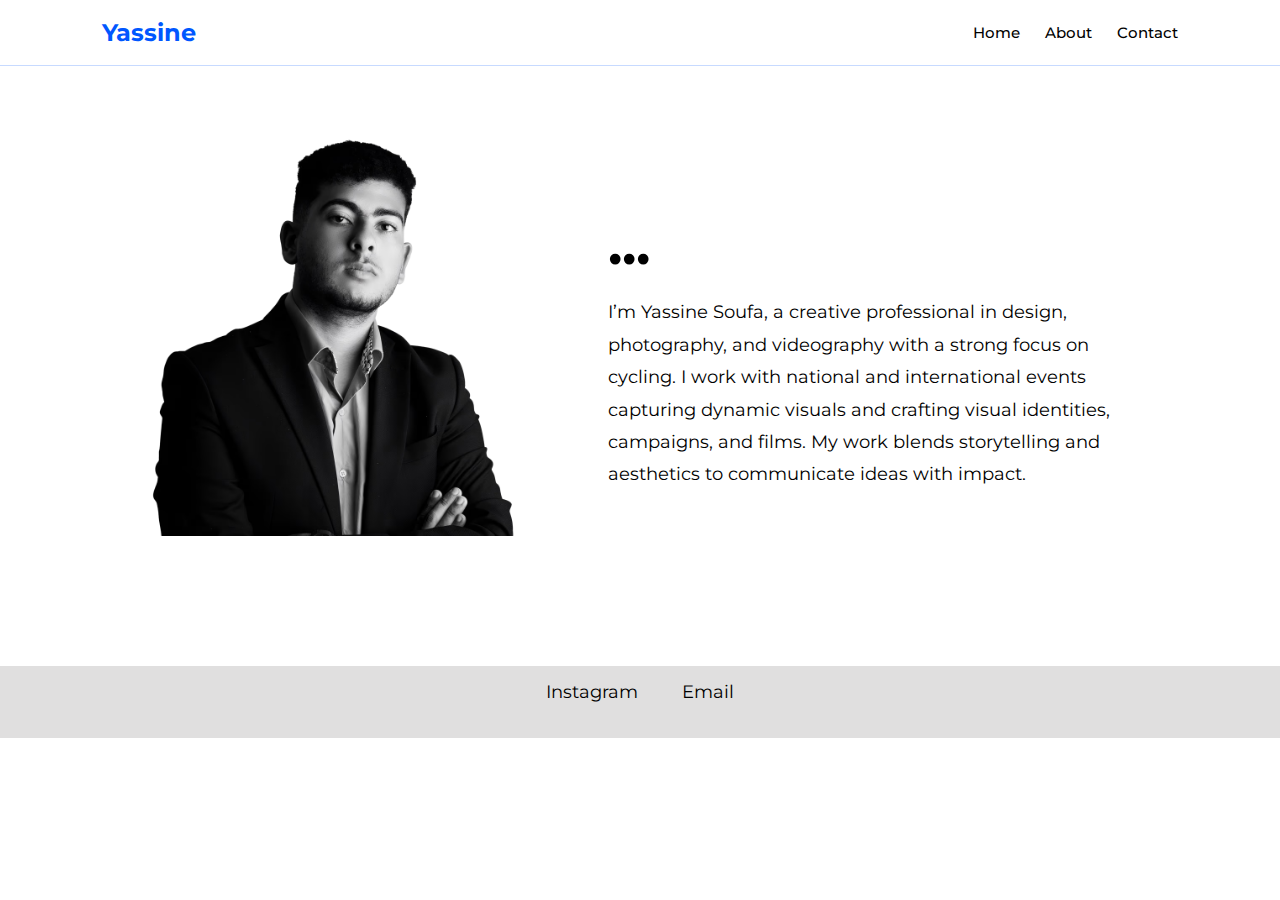
<file: Yassen graphic designer/about.html>
<!DOCTYPE html>
<html lang="en">
<head>
  <link rel="stylesheet" href="css/styles-about.css">
  <link rel="preconnect" href="https://fonts.googleapis.com">
  <link rel="preconnect" href="https://fonts.gstatic.com" crossorigin>
  <link href="https://fonts.googleapis.com/css2?family=Montserrat:ital,wght@0,100..900;1,100..900&display=swap" rel="stylesheet">
  <meta charset="utf-8">
  <meta name="viewport" content="width=device-width,initial-scale=1">
  <title>About — Yassine Soufa</title>
</head>
<body>
  <header>
    <h2 class="logo">Yassine</h2>
    <span class="menu-btn" onclick="document.querySelector('nav').classList.toggle('active')">☰</span>
    <nav>
      <a href="index.html">Home</a>
      <a href="about.html">About</a>
      <a href="contact.html">Contact</a>
    </nav>
  </header>
  <section class="about-section">

    <div class="about-container">
    <img src="img/yassin.avif" alt="Yassine Soufa">
    <div class="about-text">
      <h1>...</h1>
      <p>I’m Yassine Soufa, a creative professional in design, photography, and videography with a strong focus on cycling. I work with national and international events capturing dynamic visuals and crafting visual identities, campaigns, and films. My work blends storytelling and aesthetics to communicate ideas with impact. </p>
    </div>
  </div>

  </section>
  <footer>
    <a href="https://www.instagram.com/yassinearty?igsh=MTZxYnF3eXc5bWZrYg%3D%3D&utm_source=qr">Instagram</a>
    <a href="mailto:yassine.souufa@gmail.com">Email</a>
  </footer>
</body>
</html>
</file>
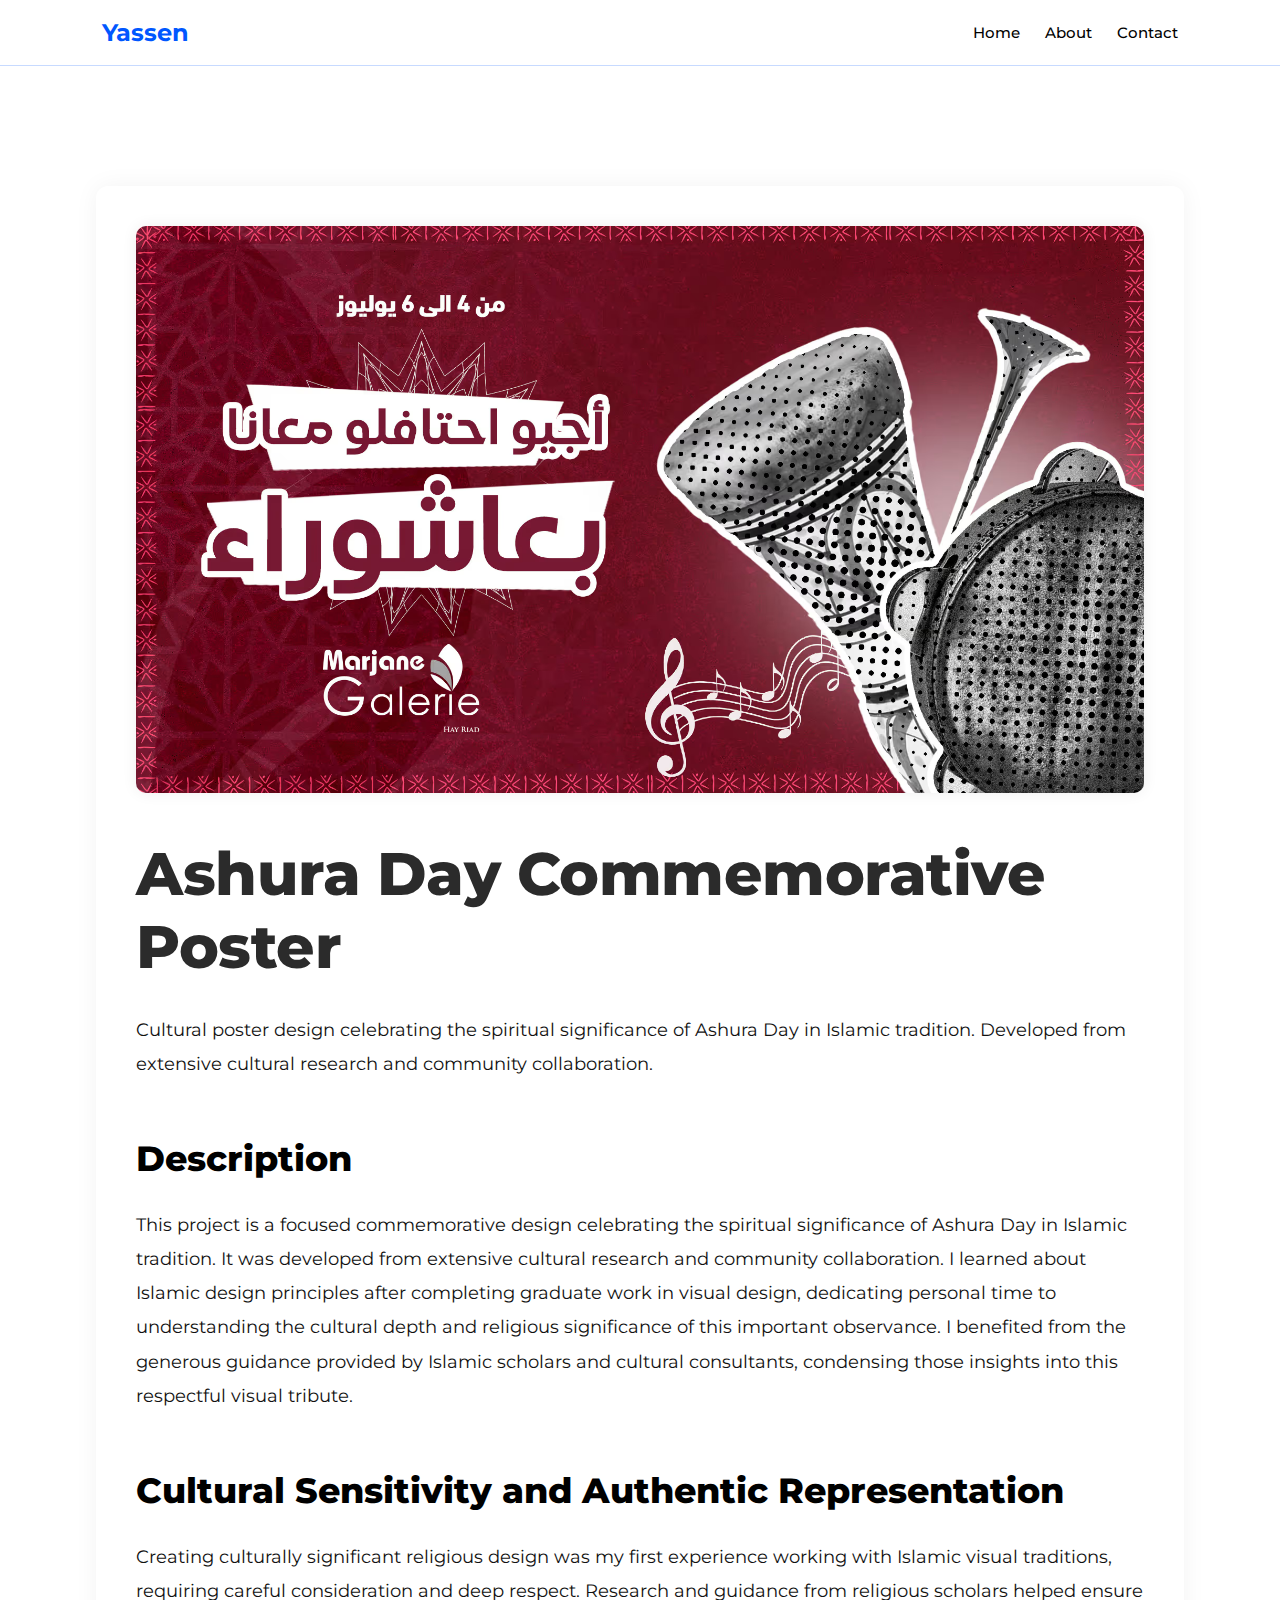
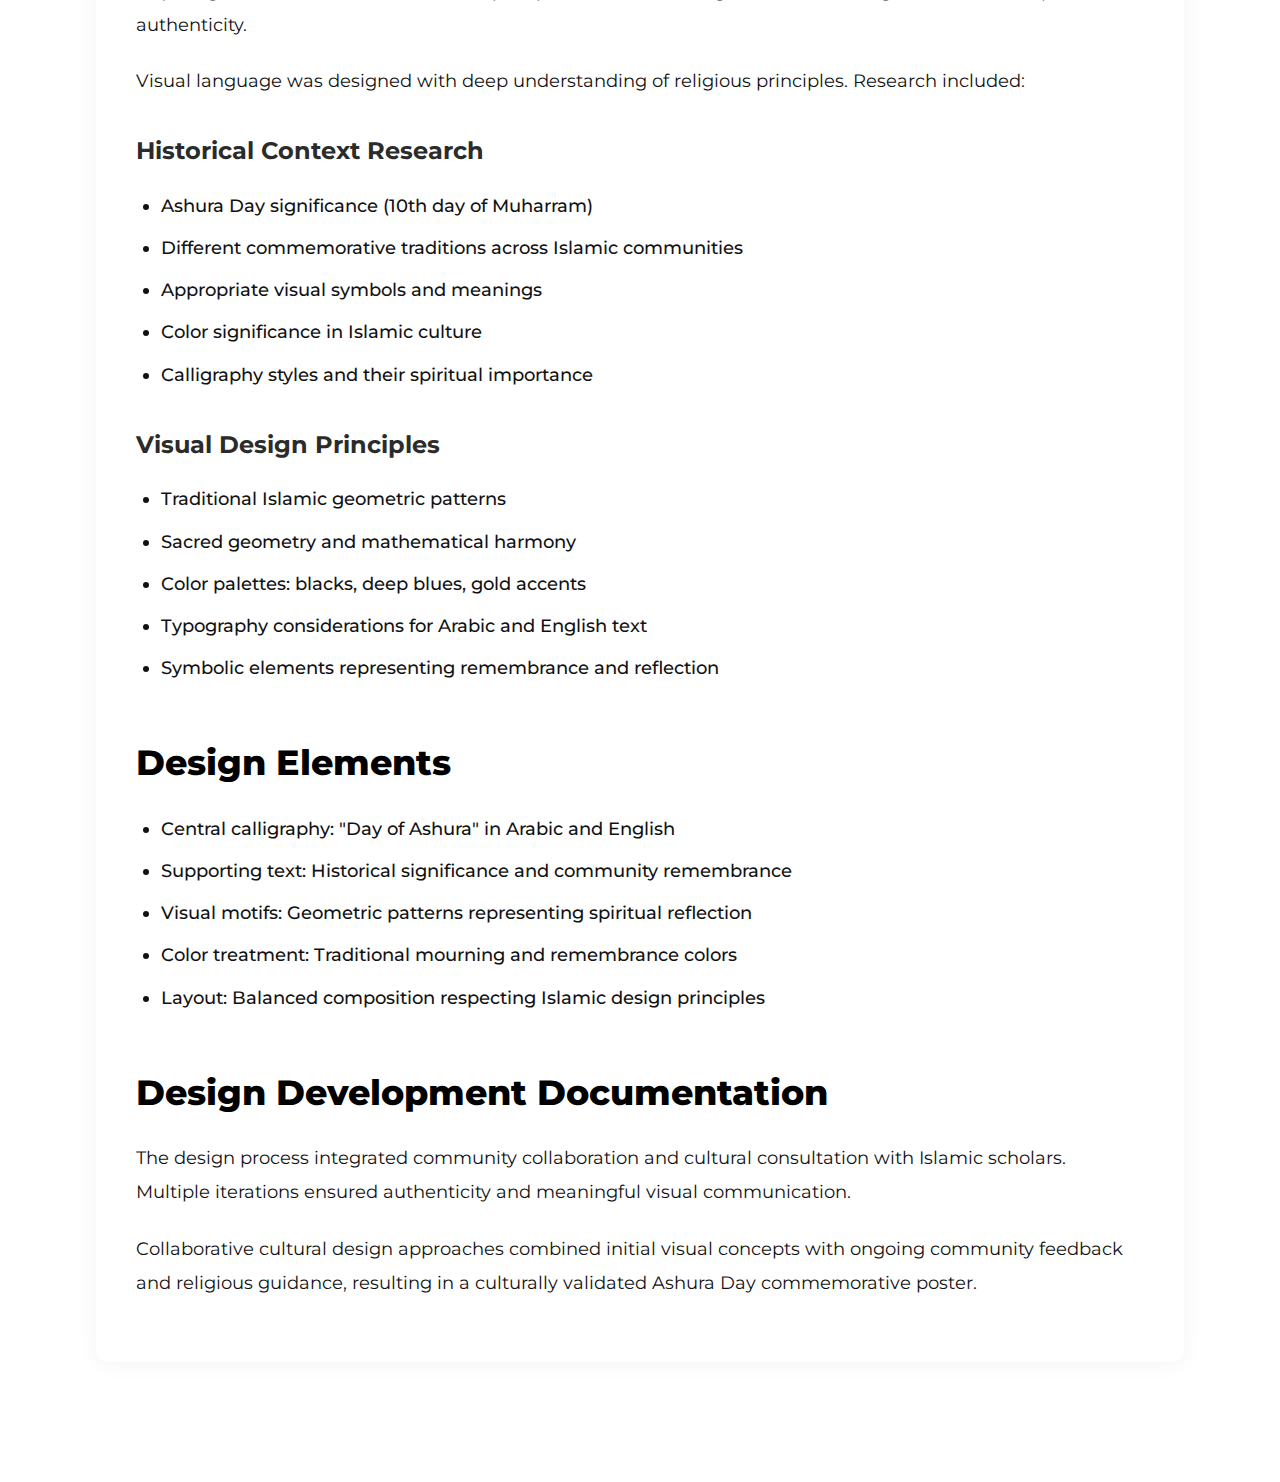
<file: Yassen graphic designer/ashuraday.html>
<!DOCTYPE html>
<html lang="en">
<head>
  <link rel="preconnect" href="https://fonts.googleapis.com">
  <link rel="preconnect" href="https://fonts.gstatic.com" crossorigin>
  <link href="https://fonts.googleapis.com/css2?family=Montserrat:ital,wght@0,100..900;1,100..900&display=swap" rel="stylesheet">
  <meta charset="UTF-8">
  <meta name="viewport" content="width=device-width, initial-scale=1.0">
  <title>Ashura Day Commemorative Poster</title>
  <link rel="stylesheet" href="css/projectsglobal.css">
</head>
<body>


    <header>
        <h2 class="logo">Yassen</h2>
        <span class="menu-btn" onclick="document.querySelector('nav').classList.toggle('active')">☰</span>
        <nav>
            <a href="index.html">Home</a>
            <a href="about.html">About</a>
            <a href="contact.html">Contact</a>
        </nav>
    </header>

  <!-- ================= PROJECT SECTION ================= -->
  <section class="project-section">
    
    <!-- Project Image -->
    <img src="img/marjane.avif" alt="Ashura Day Commemorative Poster" class="project-img">

    <!-- Project Title -->
    <h1 class="project-title">Ashura Day Commemorative Poster</h1>

    <!-- Project Description -->
    <div class="project-description">
      <p>Cultural poster design celebrating the spiritual significance of Ashura Day in Islamic tradition. Developed from extensive cultural research and community collaboration.</p>

      <h2>Description</h2>
      <p>This project is a focused commemorative design celebrating the spiritual significance of Ashura Day in Islamic tradition. It was developed from extensive cultural research and community collaboration. I learned about Islamic design principles after completing graduate work in visual design, dedicating personal time to understanding the cultural depth and religious significance of this important observance. I benefited from the generous guidance provided by Islamic scholars and cultural consultants, condensing those insights into this respectful visual tribute.</p>

      <h2>Cultural Sensitivity and Authentic Representation</h2>
      <p>Creating culturally significant religious design was my first experience working with Islamic visual traditions, requiring careful consideration and deep respect. Research and guidance from religious scholars helped ensure authenticity.</p>

      <p>Visual language was designed with deep understanding of religious principles. Research included:</p>

      <h3>Historical Context Research</h3>
      <ul>
        <li>Ashura Day significance (10th day of Muharram)</li>
        <li>Different commemorative traditions across Islamic communities</li>
        <li>Appropriate visual symbols and meanings</li>
        <li>Color significance in Islamic culture</li>
        <li>Calligraphy styles and their spiritual importance</li>
      </ul>

      <h3>Visual Design Principles</h3>
      <ul>
        <li>Traditional Islamic geometric patterns</li>
        <li>Sacred geometry and mathematical harmony</li>
        <li>Color palettes: blacks, deep blues, gold accents</li>
        <li>Typography considerations for Arabic and English text</li>
        <li>Symbolic elements representing remembrance and reflection</li>
      </ul>

      <h2>Design Elements</h2>
      <ul>
        <li>Central calligraphy: "Day of Ashura" in Arabic and English</li>
        <li>Supporting text: Historical significance and community remembrance</li>
        <li>Visual motifs: Geometric patterns representing spiritual reflection</li>
        <li>Color treatment: Traditional mourning and remembrance colors</li>
        <li>Layout: Balanced composition respecting Islamic design principles</li>
      </ul>

      <h2>Design Development Documentation</h2>
      <p>The design process integrated community collaboration and cultural consultation with Islamic scholars. Multiple iterations ensured authenticity and meaningful visual communication.</p>
      
      <p>Collaborative cultural design approaches combined initial visual concepts with ongoing community feedback and religious guidance, resulting in a culturally validated Ashura Day commemorative poster.</p>

    </div>
  </section>

</body>
</html>
</file>
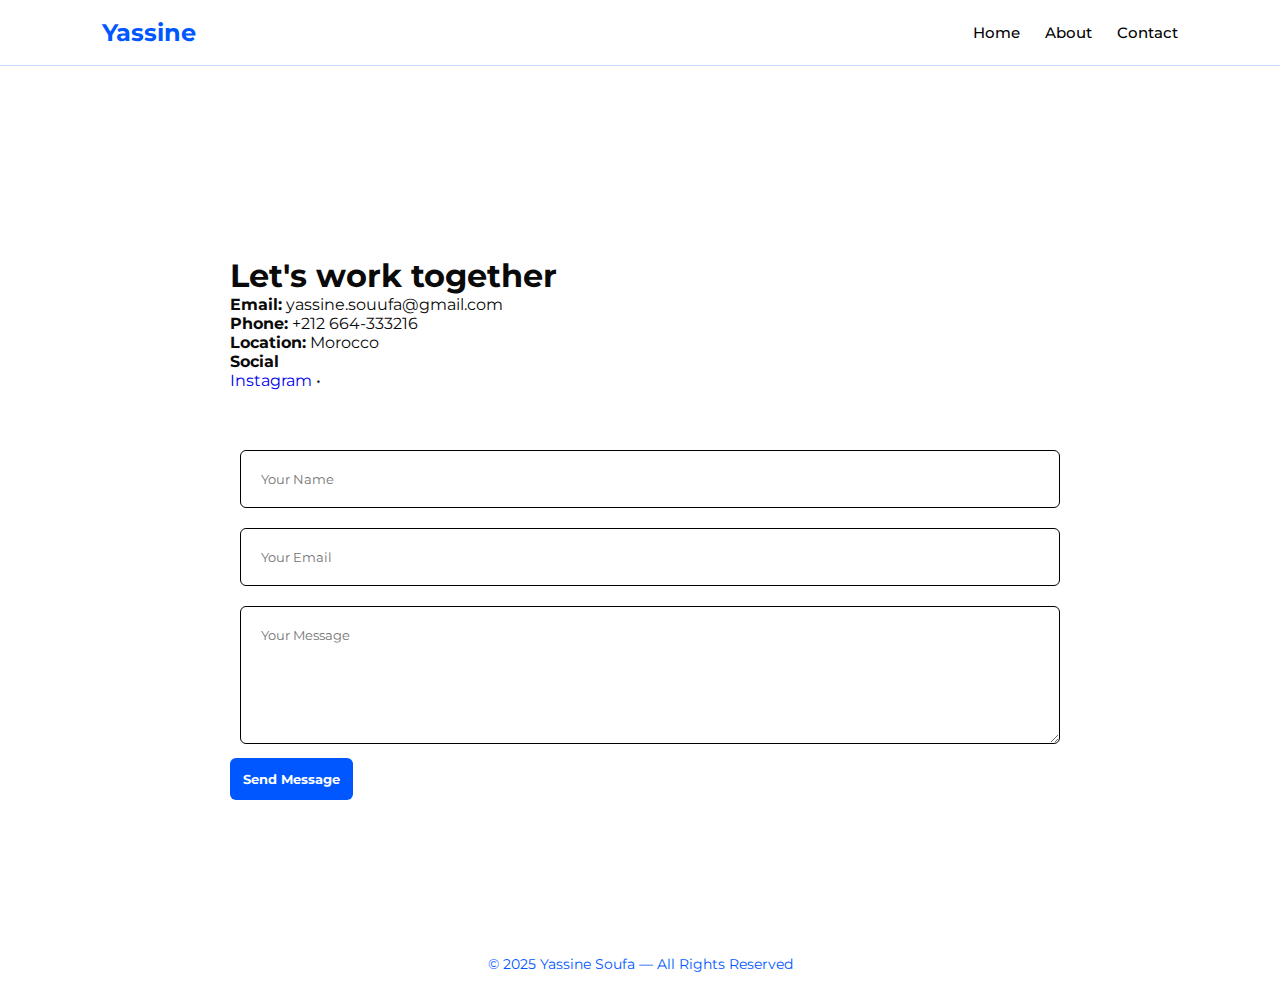
<file: Yassen graphic designer/contact.html>
<!DOCTYPE html>
<html lang="en">
<head>
  <link rel="preconnect" href="https://fonts.googleapis.com">
  <link rel="preconnect" href="https://fonts.gstatic.com" crossorigin>
  <link href="https://fonts.googleapis.com/css2?family=Montserrat:ital,wght@0,100..900;1,100..900&display=swap" rel="stylesheet">
  <meta charset="utf-8">
  <meta name="viewport" content="width=device-width,initial-scale=1">
  <title>Contact — Yassine Soufa</title>
  <link rel="stylesheet" href="css/styles-index.css">
</head>
<body>

<header>
  <h2 class="logo">Yassine</h2>
  <span class="menu-btn" onclick="document.querySelector('nav').classList.toggle('active')">☰</span>
  <nav>
    <a href="index.html">Home</a>
    <a href="about.html">About</a>
    <a href="contact.html">Contact</a>
  </nav>
</header>

<section class="allcontactt">
  <section id="home-contact" class="contact fade-up">
    <h2 class="contacttitle">Let's work together</h2>
    <div class="contact">
      <div class="contact-info">
        <p><strong>Email:</strong> yassine.souufa@gmail.com</p>
        <p><strong>Phone:</strong> +212 664-333216</p>
        <p><strong>Location:</strong> Morocco</p>
        <h4>Social</h4>
        <p>
          <a href="https://www.instagram.com/yassinearty?igsh=MTZxYnF3eXc5bWZrYg%3D%3D&utm_source=qr" target="_blank">Instagram</a> • 
        </p>
      </div>

      <form onsubmit="sendMail(event)">
        <input type="text" id="name" placeholder="Your Name" required>
        <input type="email" id="email" placeholder="Your Email" required>
        <textarea id="message" rows="6" placeholder="Your Message" required></textarea>
        <button type="submit">Send Message</button>
      </form>
    </div>
  </section>
</section>

<footer>© 2025 Yassine Soufa — All Rights Reserved</footer>

<script>
// Reveal animations on load
document.addEventListener('DOMContentLoaded', function(){
  document.querySelectorAll('.fade-up').forEach(function(el){
    setTimeout(function(){ el.classList.add('visible'); }, 120);
  });
});

function sendMail(e){
  e.preventDefault();
  var name = document.getElementById('name').value;
  var email = document.getElementById('email').value;
  var message = document.getElementById('message').value;
  var subject = encodeURIComponent('Contact from portfolio: ' + name);
  var body = encodeURIComponent('Name: '+name+'\nEmail: '+email+'\n\n'+message);
  window.location.href = 'mailto:yassine.souufa@gmail.com?subject=' + subject + '&body=' + body;
}
</script>

</body>
</html>
</file>
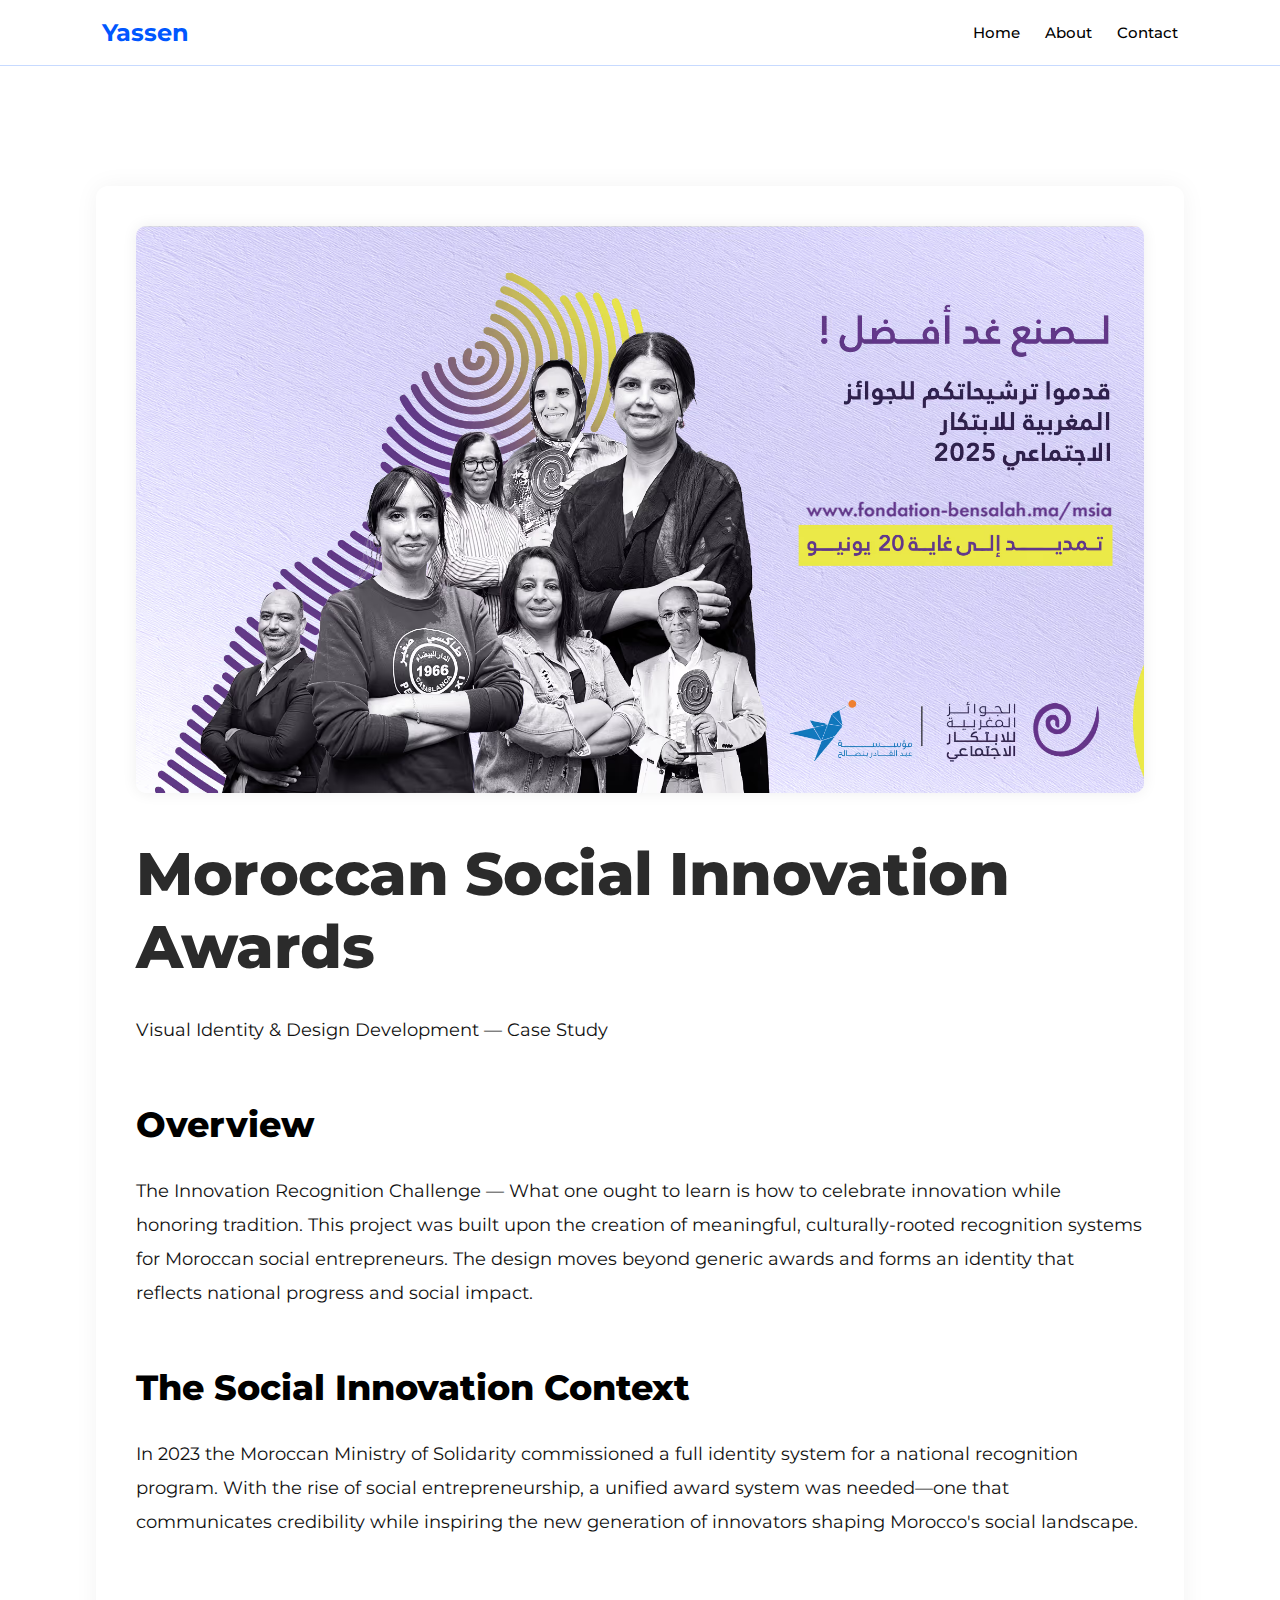
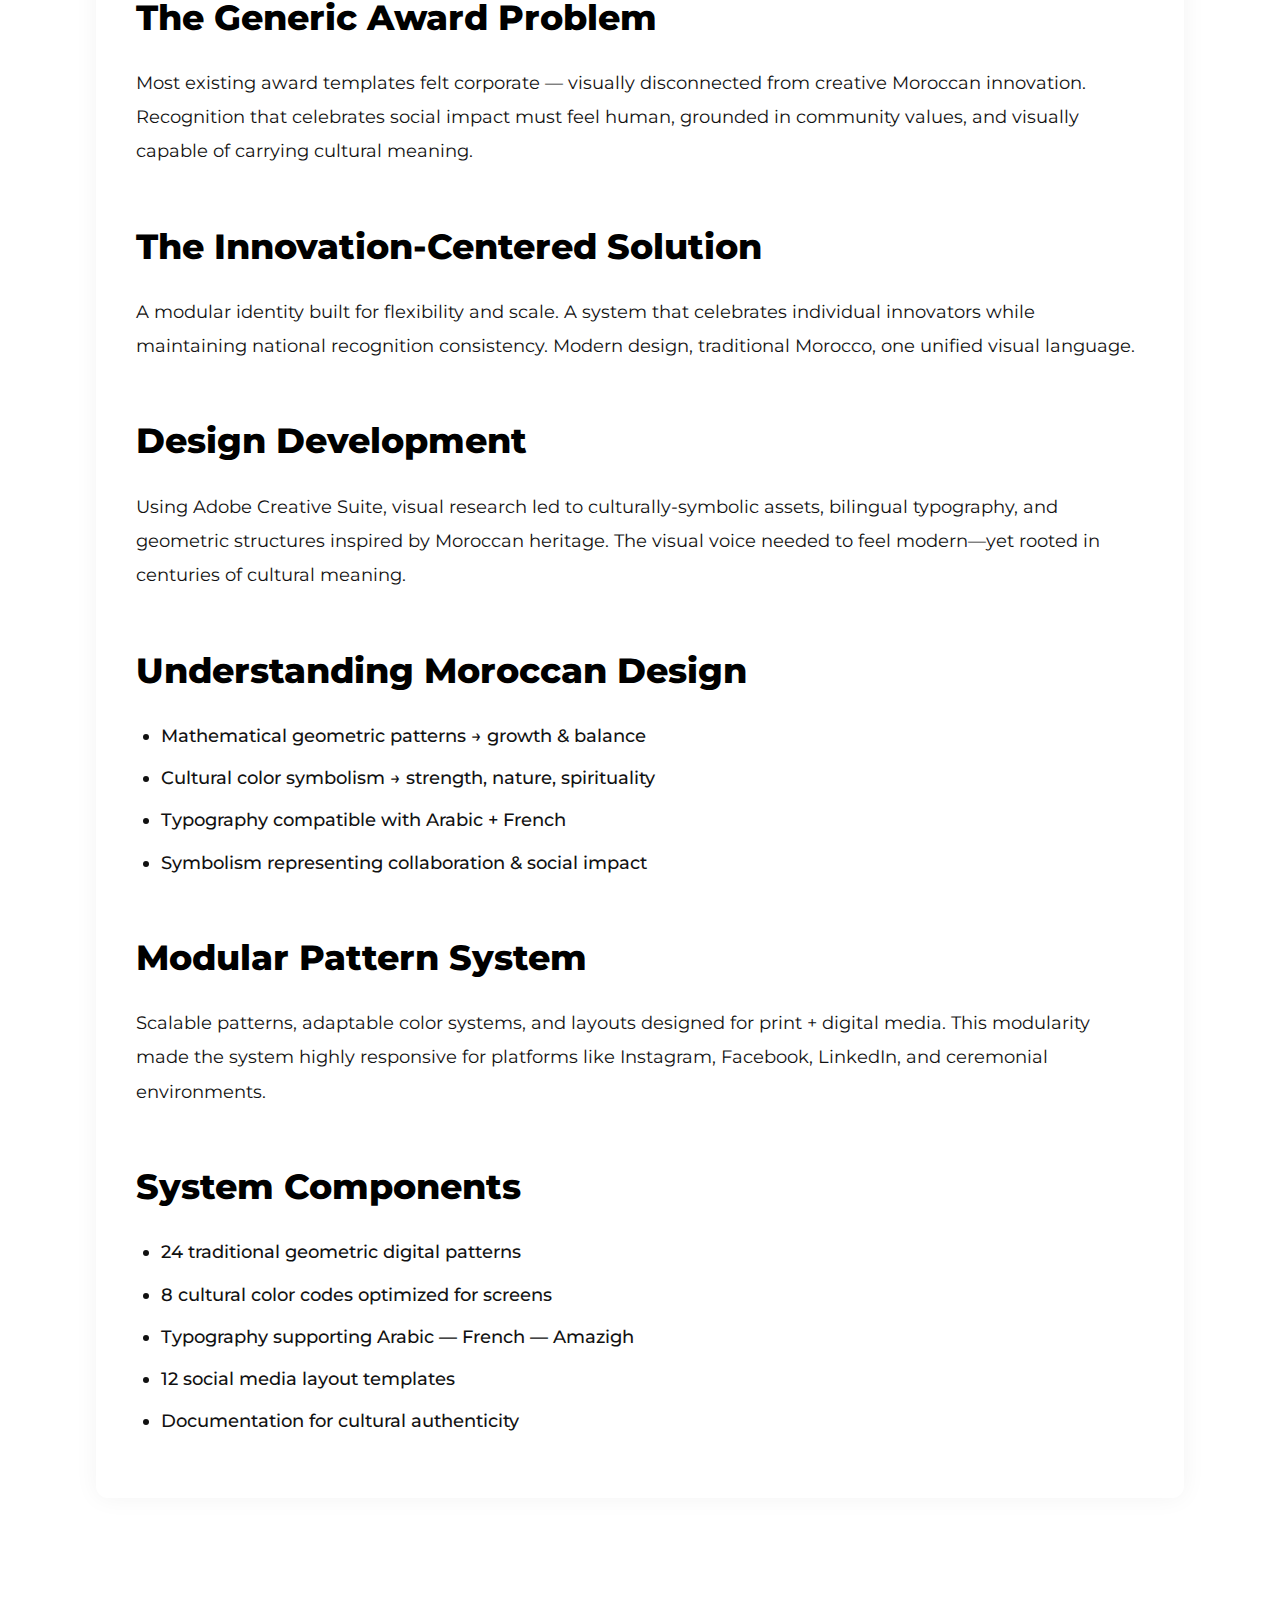
<file: Yassen graphic designer/morsocialinnovation.html>
<!DOCTYPE html>
<html lang="en">
<head>
  <link rel="preconnect" href="https://fonts.googleapis.com">
  <link rel="preconnect" href="https://fonts.gstatic.com" crossorigin>
  <link href="https://fonts.googleapis.com/css2?family=Montserrat:ital,wght@0,100..900;1,100..900&display=swap" rel="stylesheet">
  <meta charset="UTF-8">
  <meta name="viewport" content="width=device-width, initial-scale=1.0">
  <title>Moroccan Social Innovation Awards</title>
  <link rel="stylesheet" href="css/projectsglobal.css">
</head>
<body>


    <header>
        <h2 class="logo">Yassen</h2>
        <span class="menu-btn" onclick="document.querySelector('nav').classList.toggle('active')">☰</span>
        <nav>
            <a href="index.html">Home</a>
            <a href="about.html">About</a>
            <a href="contact.html">Contact</a>
        </nav>
    </header>

  <!-- ================= HERO / IMAGE ================= -->
  <section class="project-section">
    <img src="img/mor..avif" alt="Moroccan Innovation Awards Image" class="project-img">
    <h1 class="project-title">Moroccan Social Innovation Awards</h1>

    <div class="project-description">
      <p>Visual Identity & Design Development — Case Study</p>

      <h2>Overview</h2>
      <p>The Innovation Recognition Challenge — What one ought to learn is how to celebrate innovation while honoring tradition. This project was built upon the creation of meaningful, culturally-rooted recognition systems for Moroccan social entrepreneurs. The design moves beyond generic awards and forms an identity that reflects national progress and social impact.</p>

      <h2>The Social Innovation Context</h2>
      <p>In 2023 the Moroccan Ministry of Solidarity commissioned a full identity system for a national recognition program. With the rise of social entrepreneurship, a unified award system was needed—one that communicates credibility while inspiring the new generation of innovators shaping Morocco's social landscape.</p>

      <h2>The Generic Award Problem</h2>
      <p>Most existing award templates felt corporate — visually disconnected from creative Moroccan innovation. Recognition that celebrates social impact must feel human, grounded in community values, and visually capable of carrying cultural meaning.</p>

      <h2>The Innovation-Centered Solution</h2>
      <p>A modular identity built for flexibility and scale. A system that celebrates individual innovators while maintaining national recognition consistency. Modern design, traditional Morocco, one unified visual language.</p>

      <h2>Design Development</h2>
      <p>Using Adobe Creative Suite, visual research led to culturally-symbolic assets, bilingual typography, and geometric structures inspired by Moroccan heritage. The visual voice needed to feel modern—yet rooted in centuries of cultural meaning.</p>

      <h2>Understanding Moroccan Design</h2>
      <ul>
        <li>Mathematical geometric patterns → growth & balance</li>
        <li>Cultural color symbolism → strength, nature, spirituality</li>
        <li>Typography compatible with Arabic + French</li>
        <li>Symbolism representing collaboration & social impact</li>
      </ul>

      <h2>Modular Pattern System</h2>
      <p>Scalable patterns, adaptable color systems, and layouts designed for print + digital media. This modularity made the system highly responsive for platforms like Instagram, Facebook, LinkedIn, and ceremonial environments.</p>

      <h2>System Components</h2>
      <ul>
        <li>24 traditional geometric digital patterns</li>
        <li>8 cultural color codes optimized for screens</li>
        <li>Typography supporting Arabic — French — Amazigh</li>
        <li>12 social media layout templates</li>
        <li>Documentation for cultural authenticity</li>
      </ul>
    </div>
  </section>

</body>
</html>
</file>
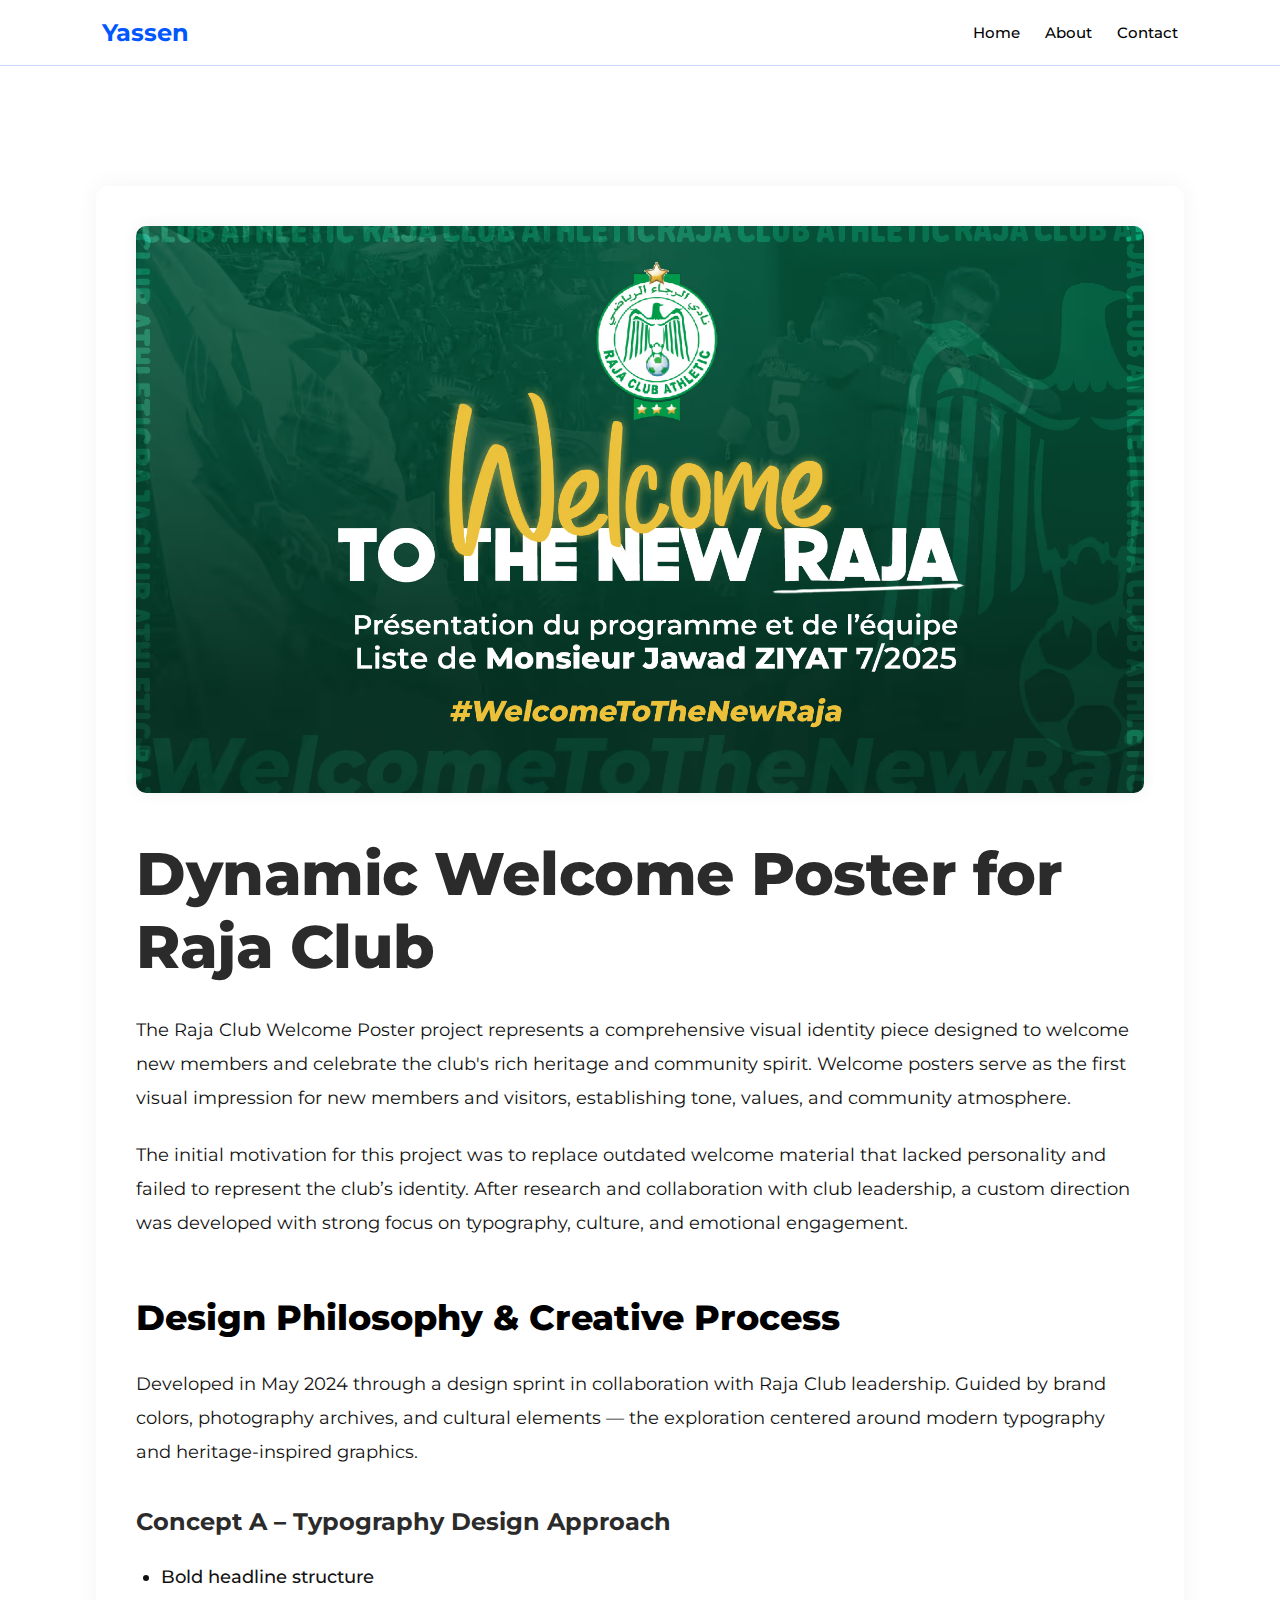
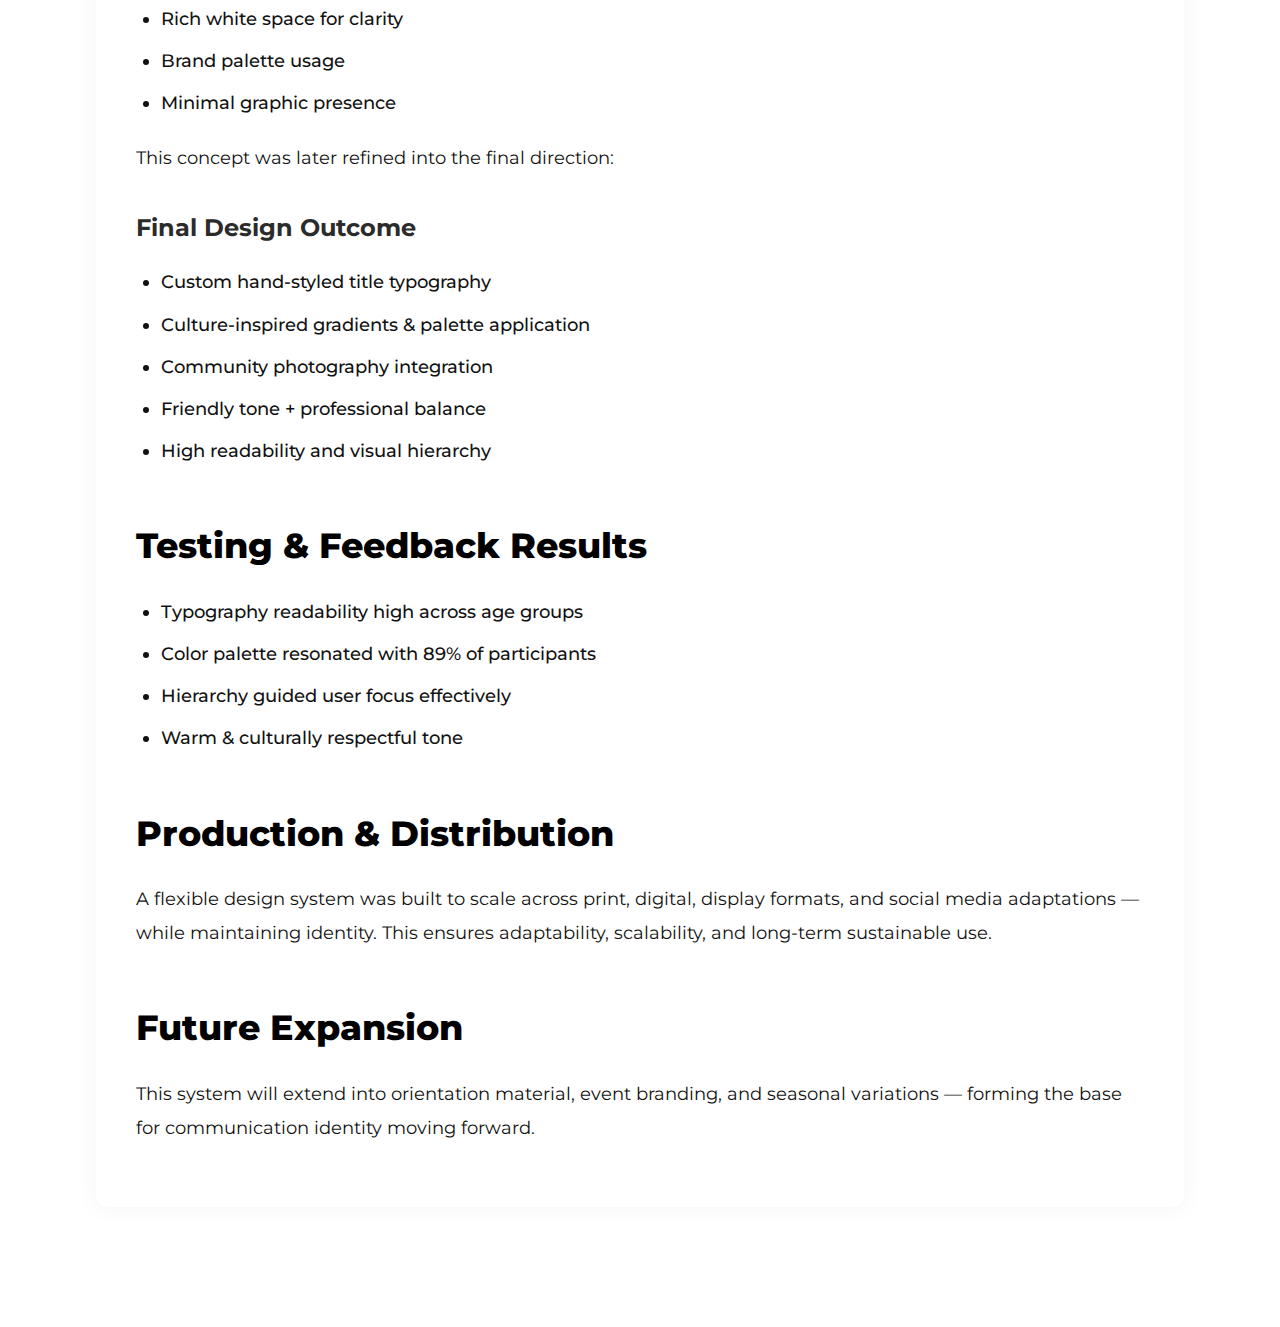
<file: Yassen graphic designer/raja.html>
<!DOCTYPE html>
<html lang="en">
<head>
  <meta charset="UTF-8">
  <meta name="viewport" content="width=device-width, initial-scale=1.0">
  <title>Yassen — Raja Project</title>

  <link rel="preconnect" href="https://fonts.googleapis.com">
  <link rel="preconnect" href="https://fonts.gstatic.com" crossorigin>
  <link href="https://fonts.googleapis.com/css2?family=Montserrat:wght@300;400;500;600;700&display=swap" rel="stylesheet">

  <link rel="stylesheet" href="css/projectsglobal.css">  <!-- CSS FILE -->
</head>
<body>

<header>
  <h2 class="logo">Yassen</h2>
  <span class="menu-btn" onclick="document.querySelector('nav').classList.toggle('active')">☰</span>
  <nav>
    <a href="index.html">Home</a>
    <a href="about.html">About</a>
    <a href="contact.html">Contact</a>
  </nav>
</header>


<section class="project-section">
    <img class="project-img" src="img/raja.avif" alt="Raja Club Poster">

    <h1 class="project-title">Dynamic Welcome Poster for Raja Club</h1>

    <div class="project-description">

      <p>
      The Raja Club Welcome Poster project represents a comprehensive visual identity piece designed to welcome new members and celebrate the club's rich heritage and community spirit. Welcome posters serve as the first visual impression for new members and visitors, establishing tone, values, and community atmosphere.
      </p>

      <p>
      The initial motivation for this project was to replace outdated welcome material that lacked personality and failed to represent the club’s identity. After research and collaboration with club leadership, a custom direction was developed with strong focus on typography, culture, and emotional engagement.
      </p>

      <h2>Design Philosophy & Creative Process</h2>
      <p>
      Developed in May 2024 through a design sprint in collaboration with Raja Club leadership. Guided by brand colors, photography archives, and cultural elements — the exploration centered around modern typography and heritage-inspired graphics.
      </p>

      <h3>Concept A – Typography Design Approach</h3>
      <ul>
        <li>Bold headline structure</li>
        <li>Rich white space for clarity</li>
        <li>Brand palette usage</li>
        <li>Minimal graphic presence</li>
      </ul>

      <p>This concept was later refined into the final direction:</p>

      <h3>Final Design Outcome</h3>
      <ul>
        <li>Custom hand-styled title typography</li>
        <li>Culture-inspired gradients & palette application</li>
        <li>Community photography integration</li>
        <li>Friendly tone + professional balance</li>
        <li>High readability and visual hierarchy</li>
      </ul>

      <h2>Testing & Feedback Results</h2>
      <ul>
        <li>Typography readability high across age groups</li>
        <li>Color palette resonated with 89% of participants</li>
        <li>Hierarchy guided user focus effectively</li>
        <li>Warm & culturally respectful tone</li>
      </ul>

      <h2>Production & Distribution</h2>
      <p>
      A flexible design system was built to scale across print, digital, display formats, and social media adaptations — while maintaining identity. This ensures adaptability, scalability, and long-term sustainable use.
      </p>

      <h2>Future Expansion</h2>
      <p>
      This system will extend into orientation material, event branding, and seasonal variations — forming the base for communication identity moving forward.
      </p>

    </div>
</section>

</body>
</html>
</file>
<file: Yassen graphic designer/css/styles-about.css>
@import "styles-global.css";

  
  .title {
    font-size: 36px;
    margin-top: 100px;
    margin-bottom: 40px;
    color: black;
  }
  
  .about-section {
  padding: 90px 10%;
  background: rgb(255, 255, 255)
}

.about-container {
  display: flex;
  align-items: center;
  gap: 60px;
}

.about-container img {
  width: 420px;
  border-radius: 8px;
  object-fit: cover;
  position: relative;
  bottom: 40px;
}

.about-text h1 {
  font-size: 55px;
  font-weight: 700;
  margin-bottom: 18px;
  color: #000000;
}

.about-text p {
  font-size: 18px;
  line-height: 1.8;
  max-width: 550px;
  color: #000000;
  margin-bottom: 30px;
}

footer{
  height: 8vh;
  background-color: #e0dfdf;
}

footer a{
  padding: 20px;
  color: #000000;
  font-size: large;
}


@media screen and (max-width: 600px) {
  header {
    padding: 15px 20px;
  }
  
  .logo {
    font-size: 20px;
  }
  
  .title {
    font-size: 28px;
    margin-top: 90px;
  }
  
  .about-section {
    padding: 20px 20px 40px;
  }
  
  .about-container {
    padding: 30px 20px;
  }
  
  .about-text h1 {
    font-size: 26px;
    margin-bottom: 20px;
  }
  
  .about-text h3 {
    font-size: 18px;
    margin-top: 30px;
  }
  
  .about-text p {
    font-size: 15px;
    text-align: left;
  }
}

/* Media Queries for Responsiveness (Mobile View) */
@media (max-width: 768px) {
    /* Header adjustments for smaller screens */
    header {
        padding: 0 5%;
    }

    .menu-btn {
        display: block; /* Show menu button */
    }

    nav {
        position: absolute;
        top: var(--header-height);
        right: 0;
        width: 100%;
        background-color: #fff;
        border-top: 1px solid #eee;
        box-shadow: 0 2px 5px rgba(0,0,0,0.1);
        display: none; /* Hidden by default */
        flex-direction: column;
        padding: 10px 0;
    }

    nav.active {
        display: flex; /* Show when active */
    }

    nav a {
        margin: 5px 0;
        padding: 10px 5%;
        border-bottom: 1px solid #eee;
    }

    /* Main Content adjustments */
    .title {
        text-align: center;
        margin-top: calc(var(--header-height) + 20px);
        font-size: 2em;
    }

    .about-section {
        flex-direction: column; /* Stack image and text vertically */
        align-items: center;
        width: 90%;
    }

    .about-image {
        flex: 0 0 100%; /* Image takes full width */
        padding-right: 0;
        margin-bottom: 30px;
        order: 1;
        max-width: 400px; /* Constraint image size on small screens */
    }

    .about-container {
        flex: 0 0 100%; /* Text takes full width */
        order: 2;
    }

    .about-text h1 {
        text-align: center;
    }
}
</file>
<file: Yassen graphic designer/css/projectsglobal.css>
@import "styles-global.css";

/* ================== PAGE STRUCTURE ================== */

.project-section {
  width: 85%;
  margin: 120px auto;
  background: #ffffff;
  padding: 40px;
  border-radius: 12px;
  box-shadow: 0 0 25px rgba(0,0,0,.05);
}

.project-img {
  width: 100%;
  border-radius: 10px;
  margin-bottom: 40px;
}

/* ================== TITLE ================== */

.project-title {
  font-size: 60px;
  font-weight: 800;
  letter-spacing: -.5px;
  margin-bottom: 30px;
  color: #2b2b2b;          
}

/* ================== DESCRIPTION ================== */

.project-description {
  font-size: 18px;
  color: #111;
  line-height: 1.9;
}

.project-description h2 {
  font-size: 35px;
  font-weight: 800;
  margin-top: 45px;
  margin-bottom: 15px;
  color: #000;
}

.project-description h3 {
  font-size: 24px;
  font-weight: 700;
  margin-top: 30px;
  margin-bottom: 15px;
  color: #2b2b2b;
}

/* Lists */
.project-description ul {
  margin-left: 25px;
  margin-bottom: 20px;
}

.project-description li {
  margin-bottom: 8px;
  font-weight: 500;
}

/* ================== SPACING & LAYOUT ================== */

.project-section p {
  margin-bottom: 22px;
}

.project-section img {
  box-shadow: 0 0 15px rgba(0,0,0,.07);
}

/* ================== RESPONSIVE ================== */

@media(max-width:900px){

  .project-section {
    width: 92%;
    padding: 30px 20px;
    margin-top: 90px;
  }

  .project-title {
    font-size: 38px;
  }

  .project-description h2 {
    font-size: 27px;
  }

  .project-description h3 {
    font-size: 20px;
  }

  .project-description {
    font-size: 16px;
  }

}


/* ================== PROJECT GALLERY ================== */
.project-gallery {
  display: grid;
  grid-template-columns: repeat(auto-fit, minmax(200px, 1fr));
  gap: 20px;
  margin-top: 20px;
}

.gallery-item img {
  width: 100%;
  height: 150px; 
  object-fit: cover;
  border-radius: 8px;
  transition: transform 0.3s, box-shadow 0.3s;
  cursor: pointer;
}

.gallery-item img:hover {
  transform: scale(1.05);
  box-shadow: 0 10px 25px rgba(0,0,0,0.15);
}

/* Responsive adjustments */
@media(max-width:600px){
  .gallery-item img {
    height: 120px;
  }
}


.lightbox {
  display: none;
  position: fixed;
  z-index: 999;
  top: 0;
  left: 0;
  width: 100%;
  height: 100%;
  background: rgba(0,0,0,0.9);
  justify-content: center;
  align-items: center;
}

.lightbox-img {
  max-width: 90%;
  max-height: 90%;
  border-radius: 10px;
  box-shadow: 0 0 30px rgba(0,0,0,0.5);
}

.lightbox .close {
  position: absolute;
  top: 20px;
  right: 35px;
  font-size: 40px;
  color: #fff;
  cursor: pointer;
  font-weight: bold;
  transition: 0.3s;
}

.lightbox .close:hover {
  color: #ddd;

}
</file>
<file: Yassen graphic designer/css/styles-index.css>
@import "styles-global.css";

/* ================= HERO ================= */
.hero {
  height: 80vh;
  background: linear-gradient(to left, #0145cb, #2e85ff);
  display: flex;
  justify-content: center;
  align-items: center;
  text-align: center;
}

.hero-text h1 {
  font-size: 65px;
  color: #ffffff;
  font-weight: 700;
  margin-bottom: 5px;
  max-width: fit-content;
  position: relative;
  right: 200px;
  
}




/* ================= ABOUT ================= */
.about-section {
  padding: 90px 10%;
  background: rgb(240, 240, 240)
}

.about-container {
  display: flex;
  align-items: center;
  gap: 60px;
}

.about-container img {
  width: 420px;
  border-radius: 8px;
  object-fit: cover;
  position: relative;
  bottom: 40px;
}

.about-text h1 {
  font-size: 55px;
  font-weight: 700;
  margin-bottom: 18px;
  color: #000000;
}

.about-text p {
  font-size: 18px;
  line-height: 1.8;
  max-width: 550px;
  color: #000000;
  margin-bottom: 30px;
}

.about-btn {
  background: #0057ff;
  padding: 14px 45px;
  font-size: 18px;
  font-weight: 600;
  color: #fff;
  border-radius: 0px;
  display: inline-block;
  transition: .3s;
}

.about-btn:hover {
  background: #3679ff;
  border-radius: 3px;
}

/* ================= WORKS ================= */


.title {
  color: #000000;
  position: relative;
  top: 110px;
  font-size: 80;
  font-weight: 800;
  max-width: 290px;
}

.homeprojectdesc{
  font-weight: 400;
  max-width: 300px;
  position: relative;
  left: 7px;
  top: 110px;
}

/* === Projects Grid === */
.works-grid {
  display: grid;
  grid-template-columns: repeat(2, 1fr); 
  gap: 35px; 
  padding: 20px;
  justify-items: center; 
  background: white;
}

/* === Card === */
.work {
  width: 100%;                
  background: #ffffff;
  overflow: hidden;
  cursor: pointer;
  transition: .3s;
}



/* === Image === */
.work img {
  width: 100%;
  height: 350px;              
  object-fit: cover;
  transition: transform .4s opacity .8s;
}

.work:hover img {
  opacity: 0.9;

}

/* === Text Layout Under Image === */
.work-content {
  display: flex;
  justify-content: space-between;
  align-items: flex-start;
  padding: 15px 5px;
}

.work-title {
  text-align: center;
  font-size: 20px;
  font-weight: 600;
}

.work-info {
  text-align: right;
  font-size: 14px;
  opacity: .8;
}

/* Phone Responsiveness */
@media(max-width:768px){
  
  .hero-text h1{
    position: relative;
    bottom: 50px;
    right: 5px;
    max-width: 900px;
    font-weight: 700;
    font-size:55px;
    margin: 20px;
    scale: 0.6;
  }

  .works-grid {
    grid-template-columns: 1fr; /* one per row on mobile */
  }
  .work { width: 90%; }


  .titleanddesc{
    position: relative;
    bottom: 100px;
  }



}



/* ================= CONTACT ================= */

.allcontactt{
  background: white;
}

.contact {
  display: flex;
  justify-content: space-between;
  align-content: space-between ;
  flex-wrap: wrap;
  gap: 50px;
  
}

.contacttitle{
  position: relative;
  top: 50px;
  font-size: xx-large;
}

.contact input, .contact textarea {
  width: 100%;
  padding: 14px;
  border: 1px solid #000000;
  border-radius: 6px;
  padding: 20px;
  margin: 10px;
}

.contact button {
  padding: 13px;
  background: #0057ff;
  color: #ffffff;
  font-weight: 700;
  border: none;
  border-radius: 6px;
  cursor: pointer;
}

/* ================= RESPONSIVE ================= */
@media(max-width:900px) {
  .hero-text h1 {
    font-size: 42px;
  }

  .about-container {
    flex-direction: column;
    text-align: center;
  }
}
</file>
